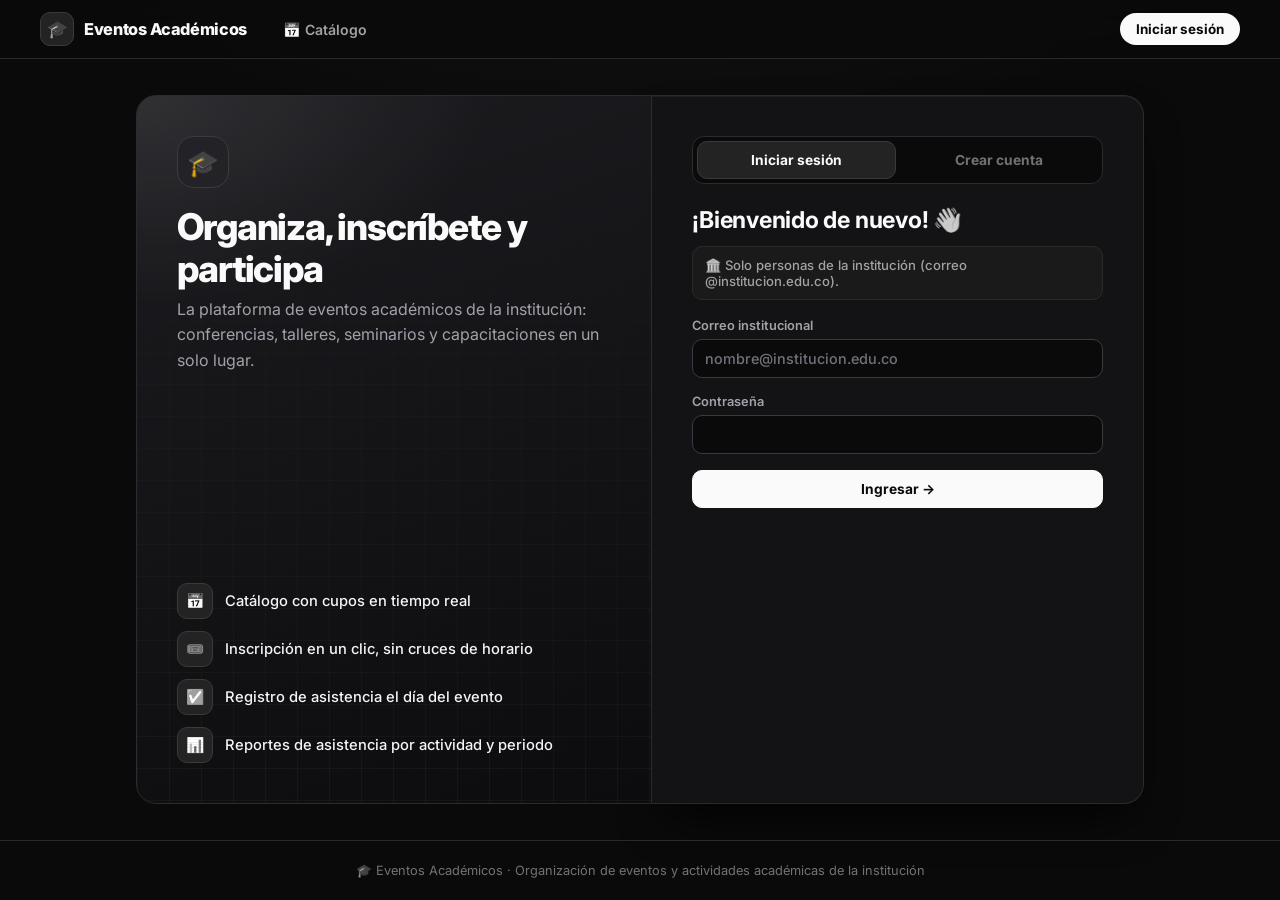
<file: frontend/asistencia.html>
<!doctype html>
<html lang="es">
<head>
  <meta charset="utf-8">
  <meta name="viewport" content="width=device-width, initial-scale=1">
  <title>Participantes y asistencia</title>
  <link rel="stylesheet" href="css/estilos.css">
  <script src="js/api.js"></script>
</head>
<body>
  <nav id="menu"></nav>
  <main>
    <a class="volver" href="gestion.html">← Volver a gestión de eventos</a>

    <section class="ficha-evento" id="ficha">
      <div class="fecha-bloque"><b id="ficha-dia"></b><span id="ficha-mes"></span></div>
      <div style="flex:1;min-width:240px">
        <span class="chip-tipo" id="ficha-tipo"></span>
        <h1 id="titulo">Participantes y asistencia</h1>
        <p id="detalle"></p>
      </div>
    </section>

    <div class="aviso-regla">💡 La asistencia se registra el día del evento, solo para inscripciones activas, y puede corregirse después.</div>
    <div id="mensaje" hidden></div>

    <div class="indicadores" id="indicadores"></div>

    <div class="tabla-contenedor">
      <table>
        <thead>
          <tr><th>Participante</th><th>Documento</th><th>Correo</th><th>Inscripción</th><th>Asistencia</th><th>Registrar / corregir</th></tr>
        </thead>
        <tbody id="filas"></tbody>
      </table>
    </div>
  </main>

  <script>
    exigirRol("ORGANIZADOR", "COORDINACION");
    const eventoId = new URLSearchParams(location.search).get("evento");

    async function cargar() {
      try {
        const { evento, participantes } = await api(`/api/eventos/${eventoId}/participantes`);
        const { dia, mes } = partesFecha(evento.fecha);
        document.getElementById("ficha").className = `ficha-evento tipo-${evento.tipo.toLowerCase()}`;
        document.getElementById("ficha-dia").textContent = dia;
        document.getElementById("ficha-mes").textContent = mes;
        document.getElementById("ficha-tipo").textContent = nombreTipo(evento.tipo);
        document.getElementById("titulo").textContent = evento.titulo;
        document.getElementById("detalle").innerHTML =
          `🕒 ${formatoFecha(evento.fecha)} · ${formatoHora(evento.hora_inicio)} – ${formatoHora(evento.hora_fin)} &nbsp;·&nbsp; 📍 ${escapar(evento.lugar)} &nbsp;·&nbsp; 👤 ${escapar(evento.organizador.nombre)} &nbsp; ${etiquetaEstado(evento.estado)}`;

        const activos = participantes.filter((p) => p.estado_inscripcion === "ACTIVA");
        const asistieron = activos.filter((p) => p.asistencia === "ASISTIO").length;
        const noAsistieron = activos.filter((p) => p.asistencia === "NO_ASISTIO").length;
        const porcentaje = activos.length ? Math.round((asistieron * 1000) / activos.length) / 10 : 0;
        document.getElementById("indicadores").innerHTML = [
          ["🎫", "violeta", evento.cupo, "Cupo"],
          ["👥", "cian", activos.length, "Inscritos"],
          ["🪑", "gris", evento.cupos_disponibles, "Cupos disponibles"],
          ["✅", "verde", asistieron, "Asistieron"],
          ["❌", "rojo", noAsistieron, "No asistieron"],
          ["⏳", "naranja", activos.length - asistieron - noAsistieron, "Sin registro"],
          ["📈", "destacado", porcentaje + "%", "% de asistencia"],
        ].map(([ic, c, v, n]) => `<div class="indicador ${c}"><div class="icono">${ic}</div><div><div class="valor">${v}</div><div class="nombre">${n}</div></div></div>`).join("");

        document.getElementById("filas").innerHTML = participantes.length
          ? participantes.map((p) => `
            <tr>
              <td><div class="persona-celda"><span class="avatar">${iniciales(p.nombre)}</span><strong>${escapar(p.nombre)}</strong></div></td>
              <td>${escapar(p.documento)}</td>
              <td>${escapar(p.correo)}</td>
              <td>${etiquetaEstado(p.estado_inscripcion)}</td>
              <td>${etiquetaEstado(p.asistencia)}</td>
              <td>${p.estado_inscripcion === "ACTIVA" ? `
                <div class="selector">
                  <button class="${p.asistencia === "ASISTIO" ? "marcado-si" : ""}" onclick="registrar(${p.inscripcion_id}, 'ASISTIO')">✔ Asistió</button>
                  <button class="${p.asistencia === "NO_ASISTIO" ? "marcado-no" : ""}" onclick="registrar(${p.inscripcion_id}, 'NO_ASISTIO')">✖ No asistió</button>
                </div>` : `<span class="secundario-texto">Inscripción cancelada</span>`}</td>
            </tr>`).join("")
          : `<tr><td colspan="6" class="vacio"><span class="emoji">🪑</span>Este evento no tiene inscritos.</td></tr>`;
      } catch (error) {
        mostrarMensaje(error.message, "error");
      }
    }

    async function registrar(inscripcionId, estado) {
      try {
        const fila = await api(`/api/eventos/${eventoId}/asistencia/${inscripcionId}`, { metodo: "PUT", datos: { estado } });
        mostrarMensaje(`Asistencia de ${fila.nombre}: ${ETIQUETAS_ESTADO[fila.asistencia]}.`);
      } catch (error) {
        mostrarMensaje(error.message, "error");
      }
      cargar();
    }

    cargar();
  </script>
</body>
</html>
</file>
<file: frontend/css/estilos.css>
/* ==========================================================================
   Eventos Académicos — hoja de estilos
   Tema oscuro monocromático: negros, grises y blanco. El color solo se usa
   para estados importantes (agotado, asistió / no asistió, errores).
   ========================================================================== */
@import url("https://fonts.googleapis.com/css2?family=Inter:wght@400;500;600;700;800&display=swap");

:root {
  color-scheme: dark;

  --fondo: #0a0a0b;
  --superficie: #131315;
  --superficie-2: #1a1a1d;
  --superficie-3: #232327;
  --borde: #2a2a2f;
  --borde-fuerte: #3a3a40;
  --texto: #f4f4f5;
  --suave: #a1a1aa;
  --tenue: #71717a;
  --blanco: #fafafa;

  --exito: #4ade80;
  --exito-fondo: rgba(74, 222, 128, .10);
  --error: #f87171;
  --error-fondo: rgba(248, 113, 113, .10);
  --aviso: #fbbf24;
  --aviso-fondo: rgba(251, 191, 36, .10);

  --sombra: 0 1px 0 rgba(255, 255, 255, .03) inset, 0 10px 30px -12px rgba(0, 0, 0, .7);
  --sombra-alta: 0 1px 0 rgba(255, 255, 255, .05) inset, 0 24px 48px -16px rgba(0, 0, 0, .9);
  --radio: 14px;
}

* { box-sizing: border-box; }
[hidden] { display: none !important; }

html { scroll-behavior: smooth; }

body {
  margin: 0;
  min-height: 100vh;
  display: flex;
  flex-direction: column;
  font-family: "Inter", "Segoe UI", Roboto, Arial, sans-serif;
  color: var(--texto);
  background:
    radial-gradient(1000px 500px at 50% -200px, rgba(255, 255, 255, .06), transparent 70%),
    var(--fondo);
  background-attachment: fixed;
  -webkit-font-smoothing: antialiased;
}

a { color: var(--blanco); }
::selection { background: #fafafa; color: #0a0a0b; }

/* ---------- Menú superior ---------- */
#menu {
  position: sticky;
  top: 0;
  z-index: 20;
  display: flex;
  flex-wrap: wrap;
  align-items: center;
  gap: 10px 22px;
  padding: 12px clamp(16px, 4vw, 40px);
  background: rgba(10, 10, 11, .82);
  backdrop-filter: blur(12px);
  border-bottom: 1px solid var(--borde);
  color: var(--texto);
}
#menu a { text-decoration: none; }
#menu .marca { display: flex; align-items: center; gap: 10px; color: var(--blanco); font-weight: 800; font-size: 1.02rem; letter-spacing: -.02em; }
#menu .logo {
  display: grid; place-items: center;
  width: 34px; height: 34px; border-radius: 10px;
  background: var(--superficie-3);
  border: 1px solid var(--borde-fuerte);
  font-size: 1.05rem;
}
#menu .enlaces { display: flex; gap: 4px; flex: 1; flex-wrap: wrap; }
#menu .enlaces a {
  color: var(--suave);
  padding: 7px 14px;
  border-radius: 999px;
  font-weight: 600;
  font-size: .88rem;
  transition: background .2s, color .2s;
}
#menu .enlaces a:hover { background: var(--superficie-2); color: var(--blanco); }
#menu .enlaces a.activo { background: var(--blanco); color: #0a0a0b; }
#menu .usuario { display: flex; gap: 10px; align-items: center; }
#menu .persona { display: flex; align-items: center; gap: 9px; line-height: 1.15; }
#menu .persona small { display: block; color: var(--tenue); font-size: .7rem; font-weight: 700; letter-spacing: .06em; text-transform: uppercase; }
#menu .persona span { font-weight: 700; font-size: .88rem; }
#menu .boton-blanco, #menu button {
  background: var(--blanco);
  color: #0a0a0b;
  border: 0;
  padding: 8px 16px;
  border-radius: 999px;
  font-weight: 700;
  font-size: .84rem;
  box-shadow: none;
}
#menu button.salir { background: transparent; color: var(--suave); border: 1px solid var(--borde-fuerte); }
#menu button.salir:hover { color: var(--blanco); border-color: var(--suave); }

.avatar {
  display: inline-grid; place-items: center;
  flex: none;
  width: 34px; height: 34px; border-radius: 50%;
  font-weight: 800; font-size: .78rem; letter-spacing: .02em;
  color: var(--blanco);
  background: linear-gradient(135deg, #52525b, #27272a);
  border: 1px solid var(--borde-fuerte);
}

/* ---------- Estructura general ---------- */
main { width: 100%; max-width: 1200px; margin: 28px auto 40px; padding: 0 16px; flex: 1; }
h1 { margin: 0 0 6px; font-size: clamp(1.5rem, 3vw, 2rem); font-weight: 800; letter-spacing: -.03em; color: var(--blanco); }
h2 { font-size: 1.08rem; margin: 30px 0 12px; font-weight: 700; letter-spacing: -.01em; display: flex; align-items: center; gap: 8px; color: var(--blanco); }
.subtitulo { color: var(--suave); margin: 0 0 22px; line-height: 1.55; }

.encabezado {
  display: flex; flex-wrap: wrap; align-items: flex-end; justify-content: space-between;
  gap: 16px; margin-bottom: 22px;
}
.encabezado .subtitulo { margin: 0; }

.pie {
  text-align: center;
  padding: 22px 16px;
  color: var(--tenue);
  font-size: .8rem;
  border-top: 1px solid var(--borde);
}

/* ---------- Portada (hero) ---------- */
.portada {
  position: relative;
  overflow: hidden;
  border-radius: 20px;
  padding: clamp(22px, 4vw, 38px);
  margin-bottom: 24px;
  background:
    radial-gradient(600px 260px at 85% 0%, rgba(255, 255, 255, .08), transparent 70%),
    linear-gradient(180deg, var(--superficie-2), var(--superficie));
  border: 1px solid var(--borde);
  box-shadow: var(--sombra-alta);
}
/* Cuadrícula sutil de fondo */
.portada::before {
  content: "";
  position: absolute; inset: 0;
  background-image:
    linear-gradient(rgba(255, 255, 255, .035) 1px, transparent 1px),
    linear-gradient(90deg, rgba(255, 255, 255, .035) 1px, transparent 1px);
  background-size: 32px 32px;
  mask-image: linear-gradient(90deg, transparent, #000 60%);
  -webkit-mask-image: linear-gradient(90deg, transparent, #000 60%);
  pointer-events: none;
}
.portada > * { position: relative; z-index: 1; }
.portada h1 { font-size: clamp(1.6rem, 3.6vw, 2.4rem); }
.portada p { margin: 0; max-width: 620px; color: var(--suave); line-height: 1.6; }
.portada .etiqueta-superior {
  display: inline-block; margin-bottom: 12px; padding: 5px 12px; border-radius: 999px;
  background: var(--superficie-3); border: 1px solid var(--borde-fuerte);
  color: var(--suave); font-size: .72rem; font-weight: 700; letter-spacing: .08em; text-transform: uppercase;
}
.cifras { display: flex; flex-wrap: wrap; gap: 12px; margin-top: 22px; }
.cifra {
  min-width: 140px;
  padding: 12px 18px;
  border-radius: 12px;
  background: rgba(255, 255, 255, .03);
  border: 1px solid var(--borde);
}
.cifra strong { display: block; font-size: 1.55rem; font-weight: 800; line-height: 1.1; color: var(--blanco); letter-spacing: -.02em; }
.cifra span { font-size: .78rem; color: var(--suave); font-weight: 500; }
.actualizado { margin-top: 14px !important; font-size: .76rem; color: var(--tenue) !important; }

/* ---------- Barra de filtros ---------- */
.filtros {
  display: flex; gap: 10px; flex-wrap: wrap; align-items: center;
  margin-bottom: 20px;
  padding: 8px;
  background: var(--superficie);
  border: 1px solid var(--borde);
  border-radius: 14px;
}
.filtros.formulario-filtros { padding: 14px 16px; align-items: flex-end; }
.chips { display: flex; gap: 4px; flex-wrap: wrap; flex: 1; }
.chip {
  background: transparent;
  color: var(--suave);
  border: 1px solid transparent;
  padding: 8px 14px;
  border-radius: 10px;
  font-weight: 600;
  font-size: .84rem;
  box-shadow: none;
}
.chip:hover { background: var(--superficie-2); color: var(--blanco); border-color: transparent; transform: none; }
.chip.activo { background: var(--blanco); color: #0a0a0b; }
.interruptor {
  display: inline-flex; flex-direction: row; align-items: center; gap: 8px;
  font-weight: 500; font-size: .84rem; color: var(--suave); cursor: pointer; padding: 0 6px;
}
.interruptor input { accent-color: #e4e4e7; width: 16px; height: 16px; }

/* ---------- Tarjetas de eventos ---------- */
.rejilla { display: grid; grid-template-columns: repeat(auto-fill, minmax(min(100%, 320px), 1fr)); gap: 20px; }

.tarjeta {
  --tono: linear-gradient(135deg, #3f3f46, #18181b);
  position: relative;
  overflow: hidden;
  display: flex;
  flex-direction: column;
  background: var(--superficie);
  border: 1px solid var(--borde);
  border-radius: 18px;
  box-shadow: var(--sombra);
  transition: transform .22s ease, border-color .22s ease, box-shadow .22s ease;
  animation: aparecer .4s ease both;
}
.tarjeta:hover { transform: translateY(-3px); border-color: var(--borde-fuerte); box-shadow: var(--sombra-alta); }
/* Cada tipo tiene su tono de gris (monocromático). */
.tipo-conferencia { --tono: linear-gradient(135deg, #52525b, #1c1c20); }
.tipo-taller { --tono: linear-gradient(135deg, #71717a, #27272a); }
.tipo-seminario { --tono: linear-gradient(135deg, #3f3f46, #111113); }
.tipo-capacitacion { --tono: linear-gradient(135deg, #a1a1aa, #3f3f46); }

.tarjeta .cabecera {
  position: relative;
  display: flex; justify-content: space-between; align-items: flex-start;
  padding: 18px 18px 34px;
  background: var(--tono);
  color: var(--blanco);
}
.tarjeta .cabecera::after {
  content: "";
  position: absolute; inset: 0;
  background-image: radial-gradient(rgba(255, 255, 255, .12) 1px, transparent 1px);
  background-size: 14px 14px;
  mask-image: linear-gradient(225deg, #000, transparent 65%);
  -webkit-mask-image: linear-gradient(225deg, #000, transparent 65%);
  pointer-events: none;
}
.chip-tipo {
  display: inline-flex; align-items: center; gap: 6px;
  padding: 5px 11px; border-radius: 999px;
  background: rgba(0, 0, 0, .35);
  border: 1px solid rgba(255, 255, 255, .15);
  color: var(--blanco);
  font-size: .72rem; font-weight: 700; letter-spacing: .08em; text-transform: uppercase;
}
.fecha-bloque {
  position: relative; z-index: 1;
  display: grid; place-items: center;
  width: 56px; padding: 7px 0;
  border-radius: 12px;
  background: var(--blanco);
  color: #0a0a0b;
  box-shadow: 0 10px 20px -10px rgba(0, 0, 0, .8);
  line-height: 1;
}
.fecha-bloque b { font-size: 1.4rem; font-weight: 800; letter-spacing: -.03em; }
.fecha-bloque span { font-size: .64rem; font-weight: 800; letter-spacing: .1em; margin-top: 3px; color: #52525b; }

.tarjeta .cuerpo {
  position: relative;
  flex: 1;
  display: flex; flex-direction: column; gap: 10px;
  margin-top: -18px;
  padding: 18px;
  background: var(--superficie);
  border-radius: 18px 18px 0 0;
}
.tarjeta h3 { margin: 0; font-size: 1.05rem; font-weight: 700; line-height: 1.35; letter-spacing: -.01em; color: var(--blanco); }
.insignias { display: flex; flex-wrap: wrap; gap: 6px; }
.datos { list-style: none; margin: 0; padding: 0; display: grid; gap: 6px; font-size: .85rem; color: var(--suave); }
.datos li { display: flex; gap: 8px; align-items: flex-start; }
.datos li span:first-child { width: 18px; text-align: center; flex: none; filter: grayscale(1); opacity: .8; }
.descripcion { margin: 0; font-size: .85rem; line-height: 1.55; color: var(--tenue); }

.cupos {
  padding: 12px 14px;
  border-radius: 12px;
  background: var(--superficie-2);
  border: 1px solid var(--borde);
  font-size: .84rem;
  color: var(--suave);
}
.cupos-texto { display: flex; justify-content: space-between; align-items: baseline; gap: 8px; }
.cupos-texto strong { font-size: 1rem; color: var(--blanco); }
.cupos small { display: block; margin-top: 6px; color: var(--tenue); }

.barra { height: 6px; background: var(--superficie-3); border-radius: 999px; overflow: hidden; margin-top: 8px; }
.barra > div { height: 100%; border-radius: 999px; background: #d4d4d8; transition: width .6s ease; }
.barra.medio > div { background: #a1a1aa; }
.barra.alto > div { background: var(--aviso); }
.barra.lleno > div { background: var(--error); }

.tarjeta .acciones { margin-top: auto; padding-top: 4px; display: flex; gap: 8px; flex-wrap: wrap; }
.tarjeta .acciones > * { flex: 1; text-align: center; }

/* Franja superior de aviso (cupo agotado / cancelado) */
.cinta {
  position: absolute; z-index: 2;
  top: 0; left: 0; right: 0;
  padding: 6px 0;
  text-align: center;
  font-size: .7rem; font-weight: 800; letter-spacing: .14em; text-transform: uppercase;
  color: #fecaca;
  background: #450a0a;
  border-bottom: 1px solid #7f1d1d;
}
.cinta.gris { color: var(--suave); background: #18181b; border-bottom-color: var(--borde-fuerte); }
.tarjeta.con-cinta .cabecera { padding-top: 42px; }

.tarjeta.cancelado { opacity: .6; }

/* ---------- Insignias de estado ---------- */
.estado, .insignia {
  display: inline-flex; align-items: center; gap: 5px;
  padding: 3px 9px;
  border-radius: 999px;
  font-size: .73rem;
  font-weight: 600;
  background: var(--superficie-3);
  color: var(--suave);
  border: 1px solid var(--borde-fuerte);
  white-space: nowrap;
}
.estado::before { content: ""; width: 6px; height: 6px; border-radius: 50%; background: currentColor; }
.estado-publicado, .estado-activa, .estado-asistio { background: var(--exito-fondo); color: var(--exito); border-color: rgba(74, 222, 128, .25); }
.estado-cancelado, .estado-cancelada, .estado-no_asistio { background: var(--error-fondo); color: var(--error); border-color: rgba(248, 113, 113, .25); }
.estado-borrador { background: var(--aviso-fondo); color: var(--aviso); border-color: rgba(251, 191, 36, .25); }
.estado-sin { background: var(--superficie-3); color: var(--tenue); }

.insignia-agotado { background: var(--error-fondo); color: var(--error); border-color: rgba(248, 113, 113, .3); }
.insignia-inscrito { background: var(--blanco); color: #0a0a0b; border-color: var(--blanco); }
.insignia-cerrado { background: var(--superficie-3); color: var(--suave); }
.insignia-ultimos { background: var(--aviso-fondo); color: var(--aviso); border-color: rgba(251, 191, 36, .3); }
.insignia-hoy { background: transparent; color: var(--blanco); border-color: var(--suave); }

.tipo {
  display: inline-block;
  font-size: .68rem; font-weight: 700; letter-spacing: .08em; text-transform: uppercase;
  padding: 2px 8px; border-radius: 6px;
  color: var(--suave);
  background: var(--superficie-3);
  border: 1px solid var(--borde-fuerte);
}

/* ---------- Botones ---------- */
button, .boton-enlace {
  display: inline-flex; align-items: center; justify-content: center; gap: 6px;
  font: inherit;
  font-weight: 700;
  font-size: .86rem;
  padding: 10px 16px;
  border: 1px solid var(--blanco);
  border-radius: 10px;
  cursor: pointer;
  text-decoration: none;
  color: #0a0a0b;
  background: var(--blanco);
  transition: transform .15s ease, background .15s ease, border-color .15s ease, color .15s ease;
}
button:hover, .boton-enlace:hover { background: #d4d4d8; border-color: #d4d4d8; transform: translateY(-1px); }
button:active { transform: translateY(0); }
button:disabled, button:disabled:hover {
  background: var(--superficie-2); color: var(--tenue); border-color: var(--borde); cursor: not-allowed; transform: none;
}
button.secundario, .boton-enlace.secundario { background: transparent; color: var(--texto); border: 1px solid var(--borde-fuerte); }
button.secundario:hover, .boton-enlace.secundario:hover { background: var(--superficie-2); border-color: var(--suave); }
button.peligro { background: transparent; color: var(--error); border-color: rgba(248, 113, 113, .4); }
button.peligro:hover { background: var(--error-fondo); border-color: var(--error); }
button.exito, .boton-enlace.exito { background: transparent; color: var(--exito); border-color: rgba(74, 222, 128, .4); }
button.exito:hover, .boton-enlace.exito:hover { background: var(--exito-fondo); border-color: var(--exito); }
button.pequeno, .boton-enlace.pequeno { padding: 6px 11px; font-size: .78rem; border-radius: 8px; }
.boton-enlace.inscrito { background: transparent; color: var(--blanco); border: 1px solid var(--borde-fuerte); }
.boton-enlace.inscrito:hover { background: var(--superficie-2); }

/* ---------- Formularios ---------- */
form.formulario {
  background: var(--superficie);
  border: 1px solid var(--borde);
  border-radius: var(--radio);
  padding: 22px;
  display: grid;
  grid-template-columns: repeat(auto-fill, minmax(min(100%, 220px), 1fr));
  gap: 16px;
}
form.formulario .ancho { grid-column: 1 / -1; }
label { display: flex; flex-direction: column; gap: 6px; font-size: .8rem; font-weight: 600; color: var(--suave); }
input, select, textarea {
  font: inherit;
  font-weight: 500;
  font-size: .9rem;
  padding: 10px 12px;
  color: var(--texto);
  background: var(--fondo);
  border: 1px solid var(--borde-fuerte);
  border-radius: 10px;
  outline: none;
  transition: border-color .15s, box-shadow .15s;
}
input::placeholder, textarea::placeholder { color: var(--tenue); }
input:focus, select:focus, textarea:focus { border-color: var(--suave); box-shadow: 0 0 0 3px rgba(255, 255, 255, .08); }
textarea { min-height: 80px; resize: vertical; }

.panel {
  background: var(--superficie);
  border: 1px solid var(--borde);
  border-radius: var(--radio);
  padding: 20px;
}
.panel-formulario { margin-bottom: 24px; animation: aparecer .3s ease both; }
.panel-formulario h2 { margin-top: 0; }
.panel-formulario form.formulario { border: 0; padding: 0; background: transparent; }

/* ---------- Tablas ---------- */
.tabla-contenedor {
  overflow-x: auto;
  background: var(--superficie);
  border: 1px solid var(--borde);
  border-radius: var(--radio);
}
table { width: 100%; border-collapse: collapse; font-size: .86rem; }
th, td { padding: 13px 14px; text-align: left; border-bottom: 1px solid var(--borde); vertical-align: middle; }
th {
  background: var(--superficie-2);
  color: var(--tenue);
  font-size: .7rem;
  font-weight: 700;
  letter-spacing: .08em;
  text-transform: uppercase;
  white-space: nowrap;
}
td { color: var(--texto); }
tbody tr { transition: background .15s; }
tbody tr:hover { background: rgba(255, 255, 255, .02); }
tbody tr:last-child td { border-bottom: 0; }
td .acciones { display: flex; gap: 6px; flex-wrap: wrap; }
td .secundario-texto { display: block; color: var(--tenue); font-size: .78rem; margin-top: 3px; }
.celda-evento { display: flex; gap: 12px; align-items: center; min-width: 220px; }
.mini-fecha {
  display: grid; place-items: center; flex: none;
  width: 44px; height: 48px; border-radius: 10px;
  color: #0a0a0b; line-height: 1;
  background: var(--blanco);
}
.mini-fecha.tipo-taller { background: #d4d4d8; }
.mini-fecha.tipo-seminario { background: #a1a1aa; }
.mini-fecha.tipo-capacitacion { background: #e4e4e7; }
.mini-fecha b { font-size: 1.05rem; font-weight: 800; letter-spacing: -.02em; }
.mini-fecha span { font-size: .58rem; font-weight: 800; letter-spacing: .1em; margin-top: 2px; color: #3f3f46; }
.persona-celda { display: flex; align-items: center; gap: 10px; }
.persona-celda .avatar { width: 32px; height: 32px; font-size: .72rem; }
.ocupacion { min-width: 110px; }
.ocupacion .barra { margin-top: 6px; }

/* Selector Asistió / No asistió */
.selector { display: inline-flex; padding: 3px; gap: 3px; border-radius: 10px; background: var(--fondo); border: 1px solid var(--borde-fuerte); }
.selector button { background: transparent; color: var(--tenue); border: 1px solid transparent; padding: 6px 11px; font-size: .78rem; border-radius: 8px; }
.selector button:hover { background: var(--superficie-2); color: var(--texto); border-color: transparent; transform: none; }
.selector button.marcado-si { background: var(--exito-fondo); color: var(--exito); border-color: rgba(74, 222, 128, .4); }
.selector button.marcado-no { background: var(--error-fondo); color: var(--error); border-color: rgba(248, 113, 113, .4); }

/* ---------- Mensajes ---------- */
.mensaje {
  display: flex; align-items: flex-start; gap: 10px;
  padding: 13px 16px;
  border-radius: 12px;
  margin-bottom: 18px;
  font-weight: 500;
  line-height: 1.45;
  animation: aparecer .3s ease both;
}
.mensaje::before { font-weight: 800; }
.mensaje.exito { background: var(--exito-fondo); color: #bbf7d0; border: 1px solid rgba(74, 222, 128, .3); }
.mensaje.exito::before { content: "✓"; color: var(--exito); }
.mensaje.error { background: var(--error-fondo); color: #fecaca; border: 1px solid rgba(248, 113, 113, .3); }
.mensaje.error::before { content: "✕"; color: var(--error); }

/* ---------- Acceso (login) ---------- */
.acceso {
  width: 100%; max-width: 1040px;
  margin: 36px auto; padding: 0 16px; flex: 1;
  display: grid; grid-template-columns: 1.05fr 1fr; gap: 0;
}
.acceso-arte {
  position: relative; overflow: hidden;
  padding: 40px;
  border-radius: 20px 0 0 20px;
  border: 1px solid var(--borde);
  background:
    radial-gradient(500px 300px at 0% 0%, rgba(255, 255, 255, .09), transparent 70%),
    linear-gradient(160deg, #1c1c20, #0c0c0e);
  display: flex; flex-direction: column; justify-content: space-between; gap: 28px;
}
.acceso-arte::before {
  content: "";
  position: absolute; inset: 0;
  background-image:
    linear-gradient(rgba(255, 255, 255, .035) 1px, transparent 1px),
    linear-gradient(90deg, rgba(255, 255, 255, .035) 1px, transparent 1px);
  background-size: 32px 32px;
  mask-image: linear-gradient(180deg, transparent, #000);
  -webkit-mask-image: linear-gradient(180deg, transparent, #000);
}
.acceso-arte > * { position: relative; z-index: 1; }
.acceso-arte h1 { font-size: clamp(1.7rem, 3.4vw, 2.3rem); line-height: 1.15; }
.acceso-arte p { color: var(--suave); line-height: 1.6; margin: 0; }
.acceso-arte .logo { background: var(--superficie-3) !important; border-color: var(--borde-fuerte) !important; }
.ventajas { list-style: none; margin: 0; padding: 0; display: grid; gap: 12px; }
.ventajas li { display: flex; gap: 12px; align-items: center; font-weight: 500; color: var(--texto); font-size: .92rem; }
.ventajas li span {
  display: grid; place-items: center; flex: none;
  width: 36px; height: 36px; border-radius: 10px;
  background: var(--superficie-3); border: 1px solid var(--borde-fuerte);
  filter: grayscale(1);
}
.acceso-formulario {
  padding: 40px;
  background: var(--superficie);
  border: 1px solid var(--borde);
  border-left: 0;
  border-radius: 0 20px 20px 0;
  box-shadow: var(--sombra-alta);
}
.acceso-formulario h2 { margin-top: 0; font-size: 1.45rem; }
.acceso-formulario form.formulario { grid-template-columns: 1fr; padding: 0; border: 0; background: transparent; }
.pestanas { display: flex; gap: 4px; padding: 4px; margin-bottom: 22px; background: var(--fondo); border: 1px solid var(--borde); border-radius: 12px; }
.pestanas button { flex: 1; background: transparent; color: var(--tenue); border-color: transparent; }
.pestanas button:hover { background: transparent; border-color: transparent; transform: none; color: var(--texto); }
.pestanas button.activa { background: var(--superficie-3); color: var(--blanco); border-color: var(--borde-fuerte); }
.nota-dominio {
  display: flex; gap: 8px; align-items: center;
  padding: 10px 12px; margin-bottom: 18px;
  border-radius: 10px;
  background: var(--superficie-2); color: var(--suave);
  border: 1px solid var(--borde);
  font-size: .82rem; font-weight: 500;
}

/* ---------- Indicadores ---------- */
.indicadores { display: grid; grid-template-columns: repeat(auto-fill, minmax(min(100%, 150px), 1fr)); gap: 12px; margin-bottom: 22px; }
.indicador {
  position: relative; overflow: hidden;
  display: flex; align-items: center; gap: 12px;
  background: var(--superficie);
  border: 1px solid var(--borde);
  border-radius: var(--radio);
  padding: 15px;
}
.indicador .icono {
  display: grid; place-items: center; flex: none;
  width: 40px; height: 40px; border-radius: 10px;
  font-size: 1.05rem;
  background: var(--superficie-3);
  border: 1px solid var(--borde-fuerte);
  filter: grayscale(1);
}
.indicador .valor { font-size: 1.45rem; font-weight: 800; line-height: 1.1; letter-spacing: -.03em; color: var(--blanco); }
.indicador .nombre { color: var(--tenue); font-size: .76rem; font-weight: 500; }
.indicador.verde .valor { color: var(--exito); }
.indicador.rojo .valor { color: var(--error); }
.indicador.destacado { background: var(--blanco); border-color: var(--blanco); }
.indicador.destacado .valor { color: #0a0a0b; }
.indicador.destacado .nombre { color: #52525b; }
.indicador.destacado .icono { background: #e4e4e7; border-color: #d4d4d8; }

/* Cabecera de detalle de evento (asistencia) */
.ficha-evento {
  position: relative; overflow: hidden;
  display: flex; flex-wrap: wrap; gap: 18px; align-items: center;
  padding: 22px;
  margin-bottom: 20px;
  border-radius: 18px;
  border: 1px solid var(--borde);
  background:
    radial-gradient(500px 200px at 100% 0%, rgba(255, 255, 255, .07), transparent 70%),
    linear-gradient(180deg, var(--superficie-2), var(--superficie));
}
.ficha-evento h1 { margin: 6px 0 4px; }
.ficha-evento .fecha-bloque { width: 64px; padding: 9px 0; }
.ficha-evento p { margin: 0; color: var(--suave); font-size: .88rem; }
.volver { display: inline-flex; align-items: center; gap: 6px; margin-bottom: 14px; font-weight: 600; font-size: .88rem; text-decoration: none; color: var(--suave); }
.volver:hover { color: var(--blanco); }
.aviso-regla {
  display: flex; gap: 10px; align-items: flex-start;
  padding: 12px 16px; margin-bottom: 20px;
  border-radius: 12px;
  background: var(--superficie); color: var(--suave); border: 1px dashed var(--borde-fuerte);
  font-size: .85rem; font-weight: 500;
}

/* ---------- Gráfica de reportes ---------- */
.grafica { display: flex; flex-direction: column; gap: 4px; }
.grafica .fila {
  display: grid; grid-template-columns: 92px 1fr 64px; gap: 14px; align-items: center;
  padding: 10px; border-radius: 10px;
  font-size: .86rem;
  transition: background .15s;
}
.grafica .fila:hover { background: var(--superficie-2); }
.grafica .periodo { font-weight: 700; color: var(--blanco); }
.grafica .periodo small { display: block; color: var(--tenue); font-weight: 500; font-size: .72rem; }
.grafica .pista { position: relative; height: 24px; border-radius: 4px; background: var(--superficie-3); }
.grafica .relleno {
  height: 100%; min-width: 4px;
  border-radius: 4px;
  background: #d4d4d8;
  transition: width .7s ease, background .15s;
}
.grafica .fila:hover .relleno { background: var(--blanco); }
.grafica .detalle { grid-column: 2 / 3; margin-top: -8px; color: var(--tenue); font-size: .76rem; }
.grafica .porcentaje { font-weight: 800; text-align: right; font-variant-numeric: tabular-nums; color: var(--blanco); }
.grafica .tooltip {
  position: absolute; left: 0; top: -38px; z-index: 5;
  padding: 6px 10px; border-radius: 8px;
  background: var(--blanco); color: #0a0a0b;
  font-size: .74rem; font-weight: 600; white-space: nowrap;
  opacity: 0; pointer-events: none; transform: translateY(4px);
  transition: opacity .15s, transform .15s;
}
.grafica .fila:hover .tooltip { opacity: 1; transform: translateY(0); }

.porcentaje-pill {
  display: inline-flex; align-items: center; gap: 4px;
  padding: 3px 9px; border-radius: 999px;
  font-weight: 700; font-size: .76rem; white-space: nowrap;
  font-variant-numeric: tabular-nums;
  border: 1px solid transparent;
}
.porcentaje-pill.bueno { background: var(--exito-fondo); color: var(--exito); border-color: rgba(74, 222, 128, .25); }
.porcentaje-pill.medio { background: var(--aviso-fondo); color: var(--aviso); border-color: rgba(251, 191, 36, .25); }
.porcentaje-pill.bajo { background: var(--error-fondo); color: var(--error); border-color: rgba(248, 113, 113, .25); }
.porcentaje-pill.nulo { background: var(--superficie-3); color: var(--tenue); border-color: var(--borde-fuerte); }

.dos-columnas { display: grid; grid-template-columns: 1.35fr 1fr; gap: 20px; align-items: start; }
.leyenda-niveles { display: flex; flex-wrap: wrap; gap: 8px; margin-top: 12px; font-size: .76rem; color: var(--tenue); }

.vacio { color: var(--tenue); padding: 34px 20px; text-align: center; }
.vacio .emoji { display: block; font-size: 2rem; margin-bottom: 8px; filter: grayscale(1); }

/* ---------- Animaciones ---------- */
/* Solo desplaza (no oculta): si el navegador no anima, el contenido igual se ve. */
@keyframes aparecer {
  from { transform: translateY(8px); }
  to { transform: none; }
}
@media (prefers-reduced-motion: reduce) {
  *, *::before, *::after { animation: none !important; transition: none !important; }
}

/* ---------- Pantallas pequeñas ---------- */
@media (max-width: 860px) {
  .acceso { grid-template-columns: 1fr; }
  .acceso-arte { border-radius: 20px 20px 0 0; padding: 28px; }
  .acceso-arte .ventajas { display: none; }
  .acceso-formulario { border-left: 1px solid var(--borde); border-top: 0; border-radius: 0 0 20px 20px; padding: 26px; }
  .dos-columnas { grid-template-columns: 1fr; }
  #menu .persona div { display: none; }
}

/* ---------- Íconos en escala de grises (estética monocromática) ----------
   Los emojis se ven en gris; el color queda solo para estados importantes. */
#menu, .chip, .chip-tipo, h1, h2, .datos, .etiqueta-superior, .nota-dominio, .aviso-regla,
.ficha-evento p, td .secundario-texto, #ranking td:first-child, .insignia-hoy, .insignia-cerrado,
.cifra, .actualizado, .pie, .volver, .interruptor, option,
button:not(.exito):not(.peligro):not(.marcado-si):not(.marcado-no),
.boton-enlace:not(.exito) {
  filter: grayscale(1);
}
</file>
